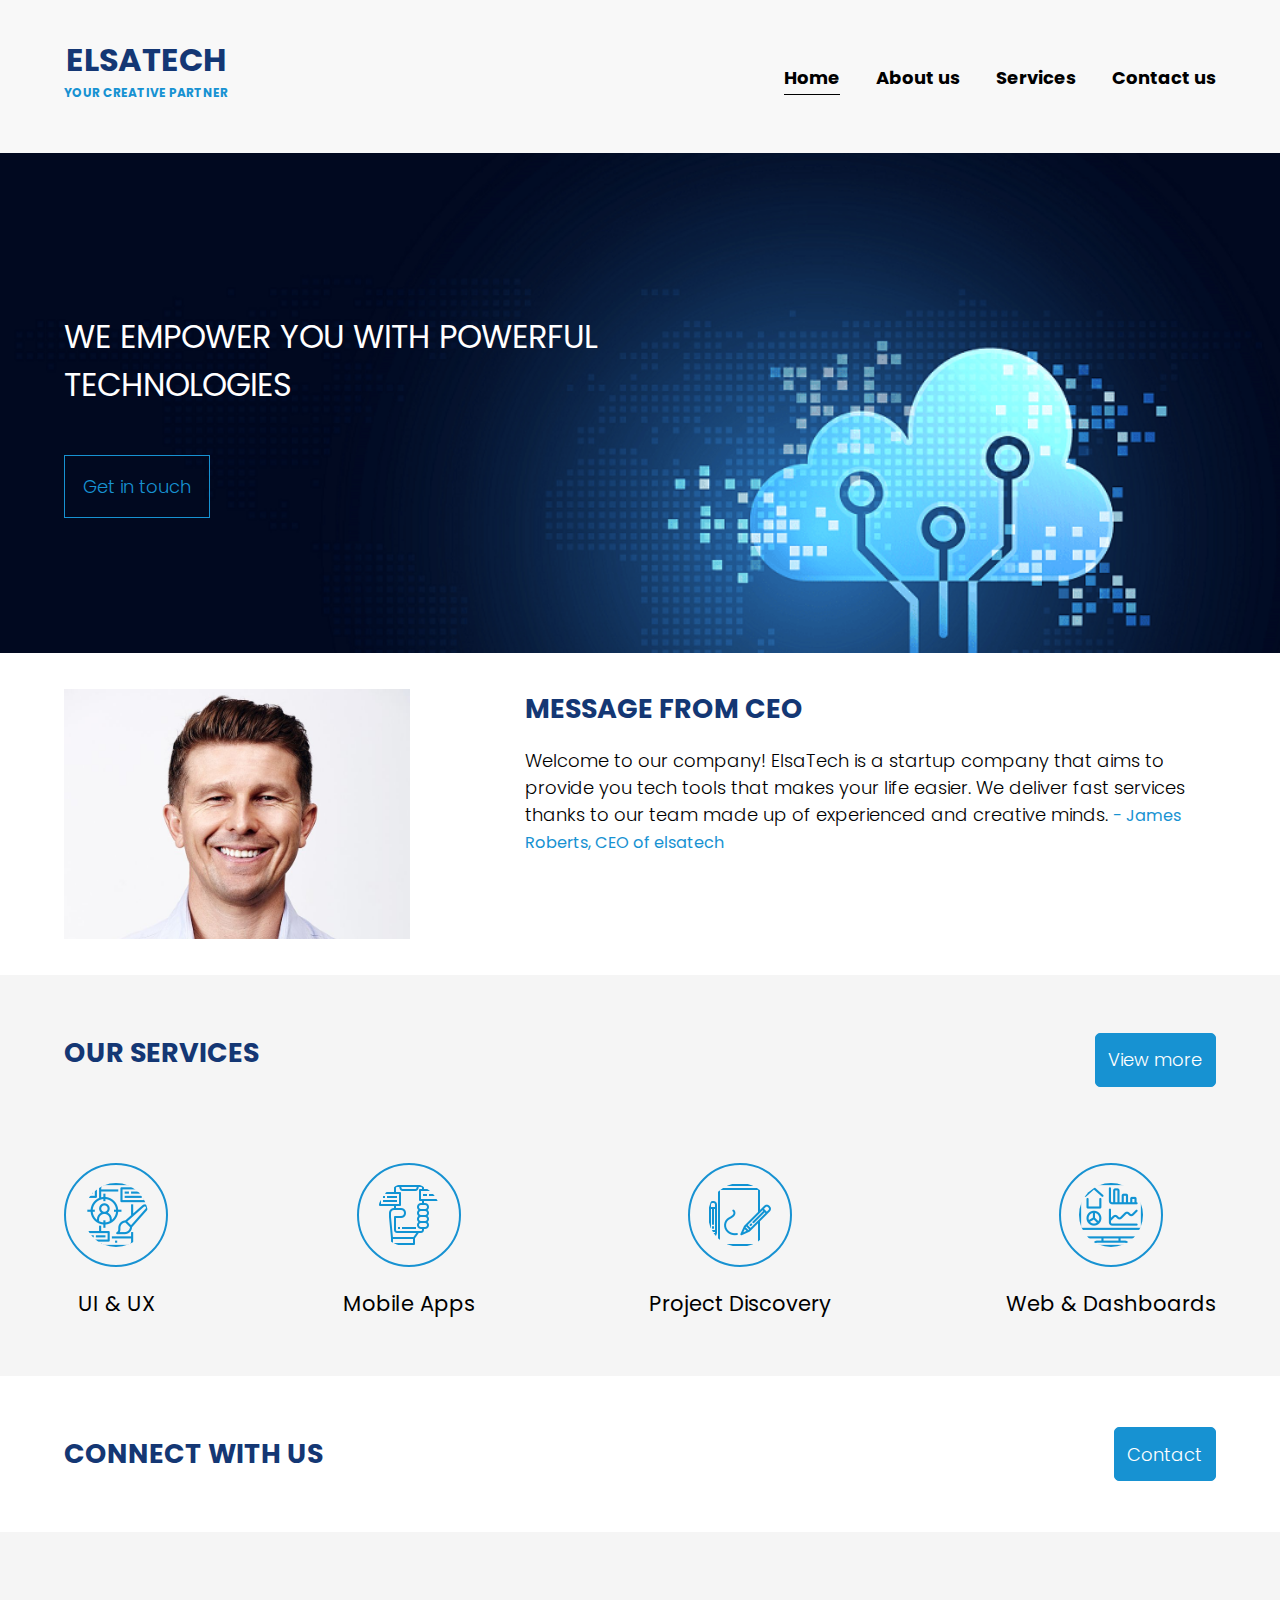
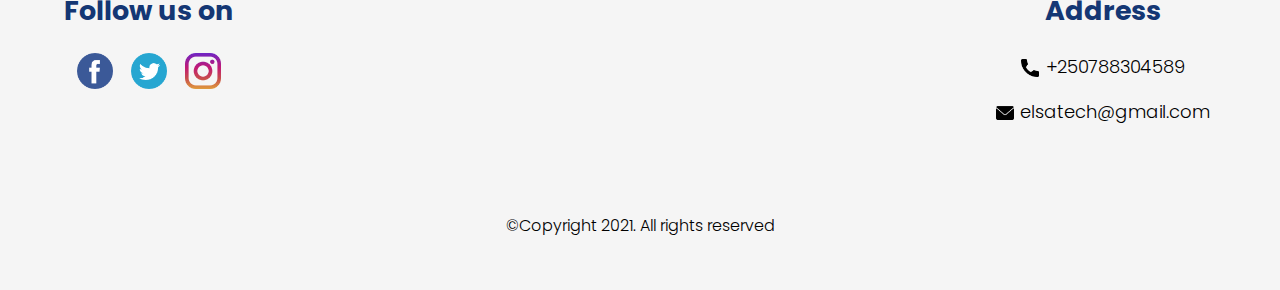
<file: index.html>
<!DOCTYPE html>
<html>
<head>
	<title>ElsaTech | A technology company</title>
	<meta name="viewport" content="width=device-width,initial-scale=1.0">
	<link rel="stylesheet" type="text/css" href='https://fonts.googleapis.com/css?family=Poppins:300,400,700'>
	<link rel="stylesheet" type="text/css" href="CSS/index.css">

</head>
<body>
	<header>
		<div class="container container-flex">	
			<div class="site-title">
				<h1>ELSATECH</h1>
				<p class="subtitle">Your Creative Partner</p>
			</div>
			<nav>
				<ul>
					<li><a href="index.html" class="current-page">Home</a></li>
					<li><a href="about.html">About us</a></li>
					<li><a href="services.html">Services</a></li>
					<li><a href="contact.html">Contact us</a></li>
				</ul>
			</nav>
		</div>
	</header>

	<div class="page-description">
		<div class="container">
			<h1 class="page-description-title">WE EMPOWER YOU WITH POWERFUL TECHNOLOGIES</h1>
			<a href="contact.html" class="page-description-button">Get in touch</a>
		</div>
	</div>

	<div class="message">
		<div class="container">
			<div class="message-content">

				<div class="message-content-main">
					<h2 class="message-title">MESSAGE FROM CEO</h2>
					<p class="message-body">Welcome to our company! ElsaTech is a startup company
					that aims to provide you tech tools that makes your life easier. We deliver fast
					services thanks to our team made up of experienced and creative minds. 
					<strong>- James Roberts, CEO of elsatech</strong></p>
				</div>

				<div class="message-content-image">
					<img src="images/team-ceo.jpg" alt="The CEO of ElsaTech" class="message-image">
				</div>

				
				
			</div>
		</div>
	</div>

	<div class="services">
		<div class="container">
			<div class="services-header">
				<h2 class="services-title">OUR SERVICES</h2>
				<a href="services.html" class="button services-button">View more</a>
			</div>

			<div class="services-body">
				<div class="service-thumbnail service-thumbnail-rowstart">
					<img src="images/ui.png" alt="" class="thumbnail-image">
					<h3 class="thumbnail-title">UI & UX</h3>
				</div>
				<div class="service-thumbnail">
					<img src="images/mobile-app.png" alt="" class="thumbnail-image">
					<h3 class="thumbnail-title">Mobile Apps</h3>
				</div>
				<div class="service-thumbnail service-thumbnail-rowstart">
					<img src="images/sketch.png" alt="" class="thumbnail-image">
					<h3 class="thumbnail-title">Project Discovery</h3>
				</div>
				<div class="service-thumbnail">
					<img src="images/home.png" alt="" class="thumbnail-image">
					<h3 class="thumbnail-title">Web & Dashboards</h3>
				</div>
			</div>
		</div>
	</div>

	<div class="contact">
		<div class="container">
			<div class="contact-content">
				<h2 class="contact-title">CONNECT WITH US</h2>
				<a href="contact.html" class="button contact-button">Contact</a>
			</div>
		</div>
	</div>

	<footer>
		<div class="container">
			<div class="footer-main">
				<div class="social-media">
					<h2 class="footer-title">Follow us on</h2>
					<ul>
						<li><a href="https://web.facebook.com/?_rdc=1&_rdr"><img src="images/facebook.png" alt="facebook" class="social-image"></a></li>
						<li><a href="https://twitter.com/"><img src="images/twitter.png" alt="twitter" class="social-image"></a></li>
						<li><a href="https://www.instagram.com/"><img src="images/instagram.png" alt="instagram" class="social-image"></a></li>
					</ul>
				</div>

				<div class="address">
					<h2 class="footer-title">Address</h2>
					<div class="address-main address-phone">
						<span class="icon"><img src="images/call.png" class="address-icon"></span>
						<span class="address-text">+250788304589</span>
					</div>
					<div class="address-main address-email"> 
						<span class="icon"><img src="images/envelope.png" class="address-icon"></span>
						<span class="address-text">elsatech@gmail.com</span>
					</div>
				</div>
			</div>
			<div class="copyright">
					<p class="copyright-text">&copy;Copyright 2021. All rights reserved</p>
			</div>
		</div>
	</footer>
</body>
</html>
</file>
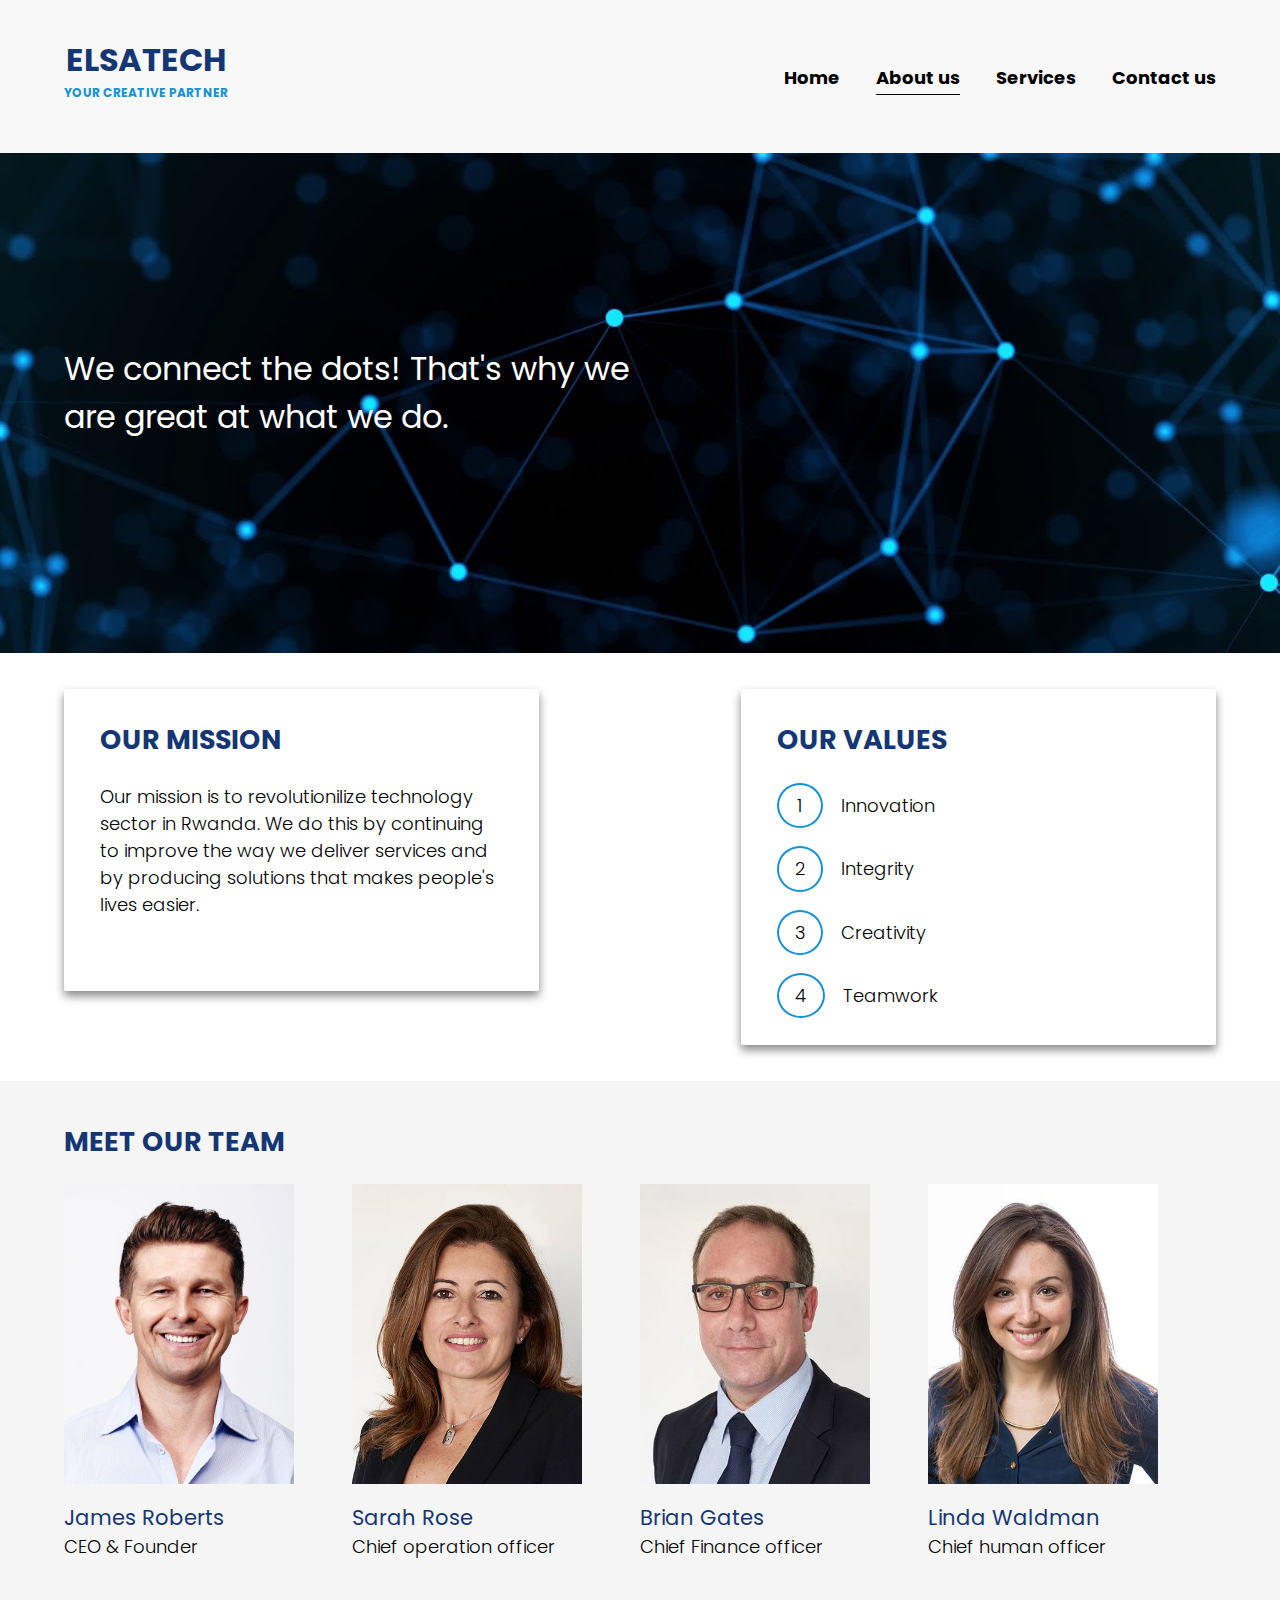
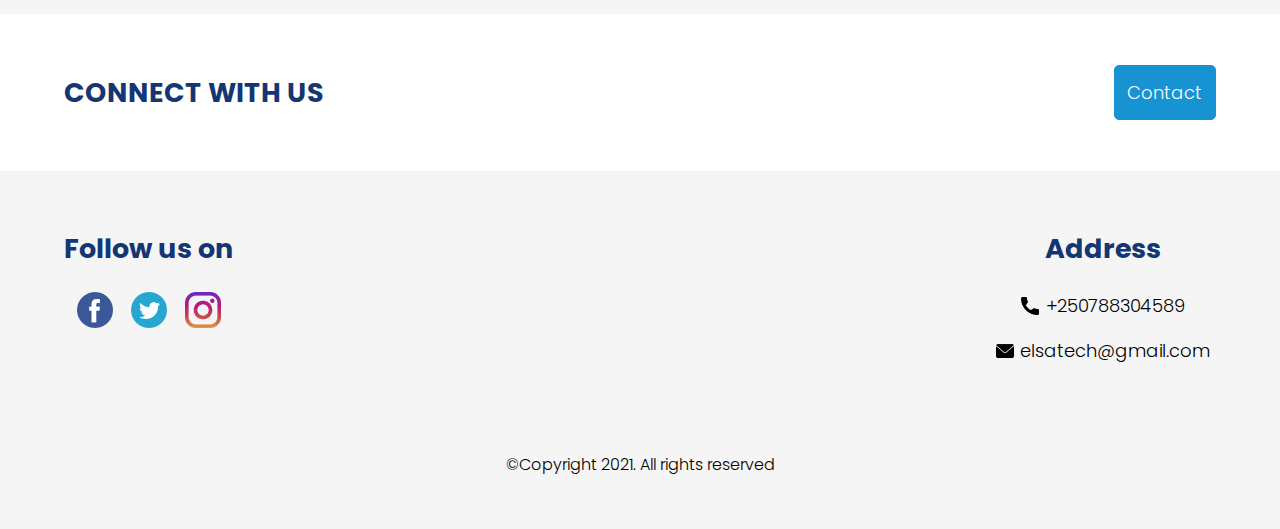
<file: about.html>
<!DOCTYPE html>
<html>
<head>
	<title>ElsaTech | A technology company</title>
	<meta name="viewport" content="width=device-width,initial-scale=1.0">
	<link rel="stylesheet" type="text/css" href='https://fonts.googleapis.com/css?family=Poppins:300,400,700'>
	<link rel="stylesheet" type="text/css" href="CSS/about.css">
</head>
<body>
	<header>
		<div class="container container-flex">	
			<div class="site-title">
				<h1>ELSATECH</h1>
				<p class="subtitle">Your Creative Partner</p>
			</div>
			<nav>
				<ul>
					<li><a href="index.html">Home</a></li>
					<li><a href="about.html" class="current-page">About us</a></li>
					<li><a href="services.html">Services</a></li>
					<li><a href="contact.html">Contact us</a></li>
				</ul>
			</nav>
		</div>
	</header>

	<div class="page-description">
		<div class="container">
			<h1 class="page-description-title">We connect the dots! That's why we are great at 
			what we do.</h1>
		</div>
	</div>

	<div class="about-info">
		<div class="container">
			<div class="about-info-content">
				<div class="about-info-main about-info-mission">
					<h2 class="mission-title">OUR MISSION</h2>
					<p class="mission-body">Our mission is to revolutionilize technology sector in Rwanda.
					We do this by continuing to improve the way we deliver services and by producing solutions
					that makes people's lives easier.</p>
				</div>

				<div class="about-info-main about-info-values">
					<h2 class="values-title">OUR VALUES</h2>
					<div class="values-detail">
						<div class="values-detail-actual">
							<span class="values-detail-span special">1</span>
							<span class="values-text">Innovation</span>
						</div>
						<div class="values-detail-actual">
							<span class="values-detail-span">2</span>
							<span class="values-text">Integrity</span>
						</div>
						<div class="values-detail-actual">
							<span class="values-detail-span">3</span>
							<span class="values-text">Creativity</span>
						</div>
						<div class="values-detail-actual">
							<span class="values-detail-span">4</span>
							<span class="values-text">Teamwork</span>
						</div>
					</div>
				</div>				
				
			</div>
		</div>
	</div>

	<div class="about-team">
		<div class="container">
			<div class="team-header">
				<h2 class="team-title">MEET OUR TEAM</h2>
			</div>
			<div class="team-body">
				<div class="team-thumbnail">
					<img src="images/team-ceo.jpg" alt="" class="team-thumbnail-image">
					<h3 class="team-thumbnail-title">James Roberts</h3>
					<p class="team-thumbnail-role">CEO & Founder</p>
				</div>
				<div class="team-thumbnail">
					<img src="images/team-coo.jpg" alt="" class="team-thumbnail-image">
					<h3 class="team-thumbnail-title">Sarah Rose</h3>
					<p class="team-thumbnail-role">Chief operation officer</p>
				</div>
				<div class="team-thumbnail">
					<img src="images/team-cfo.jpg" alt="" class="team-thumbnail-image">
					<h3 class="team-thumbnail-title">Brian Gates</h3>
					<p class="team-thumbnail-role">Chief Finance officer</p>
				</div>
				<div class="team-thumbnail">
					<img src="images/team-hr.jpg" alt="" class="team-thumbnail-image">
					<h3 class="team-thumbnail-title">Linda Waldman</h3>
					<p class="team-thumbnail-role">Chief human officer</p>
				</div>
			</div>
		</div>
	</div>

	<div class="contact">
		<div class="container">
			<div class="contact-content">
				<h2 class="contact-title">CONNECT WITH US</h2>
				<a href="contact.html" class="button contact-button">Contact</a>
			</div>
		</div>
	</div>

	<footer>
		<div class="container">
			<div class="footer-main">
				<div class="social-media">
					<h2 class="footer-title">Follow us on</h2>
					<ul>
						<li><a href="https://web.facebook.com/?_rdc=1&_rdr"><img src="images/facebook.png" alt="facebook" class="social-image"></a></li>
						<li><a href="https://twitter.com/"><img src="images/twitter.png" alt="twitter" class="social-image"></a></li>
						<li><a href="https://www.instagram.com/"><img src="images/instagram.png" alt="instagram" class="social-image"></a></li>
					</ul>
				</div>

				<div class="address">
					<h2 class="footer-title">Address</h2>
					<div class="address-main address-phone">
						<span class="icon"><img src="images/call.png" class="address-icon"></span>
						<span class="address-text">+250788304589</span>
					</div>
					<div class="address-main address-email"> 
						<span class="icon"><img src="images/envelope.png" class="address-icon"></span>
						<span class="address-text">elsatech@gmail.com</span>
					</div>
				</div>
			</div>
			<div class="copyright">
					<p class="copyright-text">&copy;Copyright 2021. All rights reserved</p>
			</div>
		</div>
	</footer>
</body>
</html>
</file>
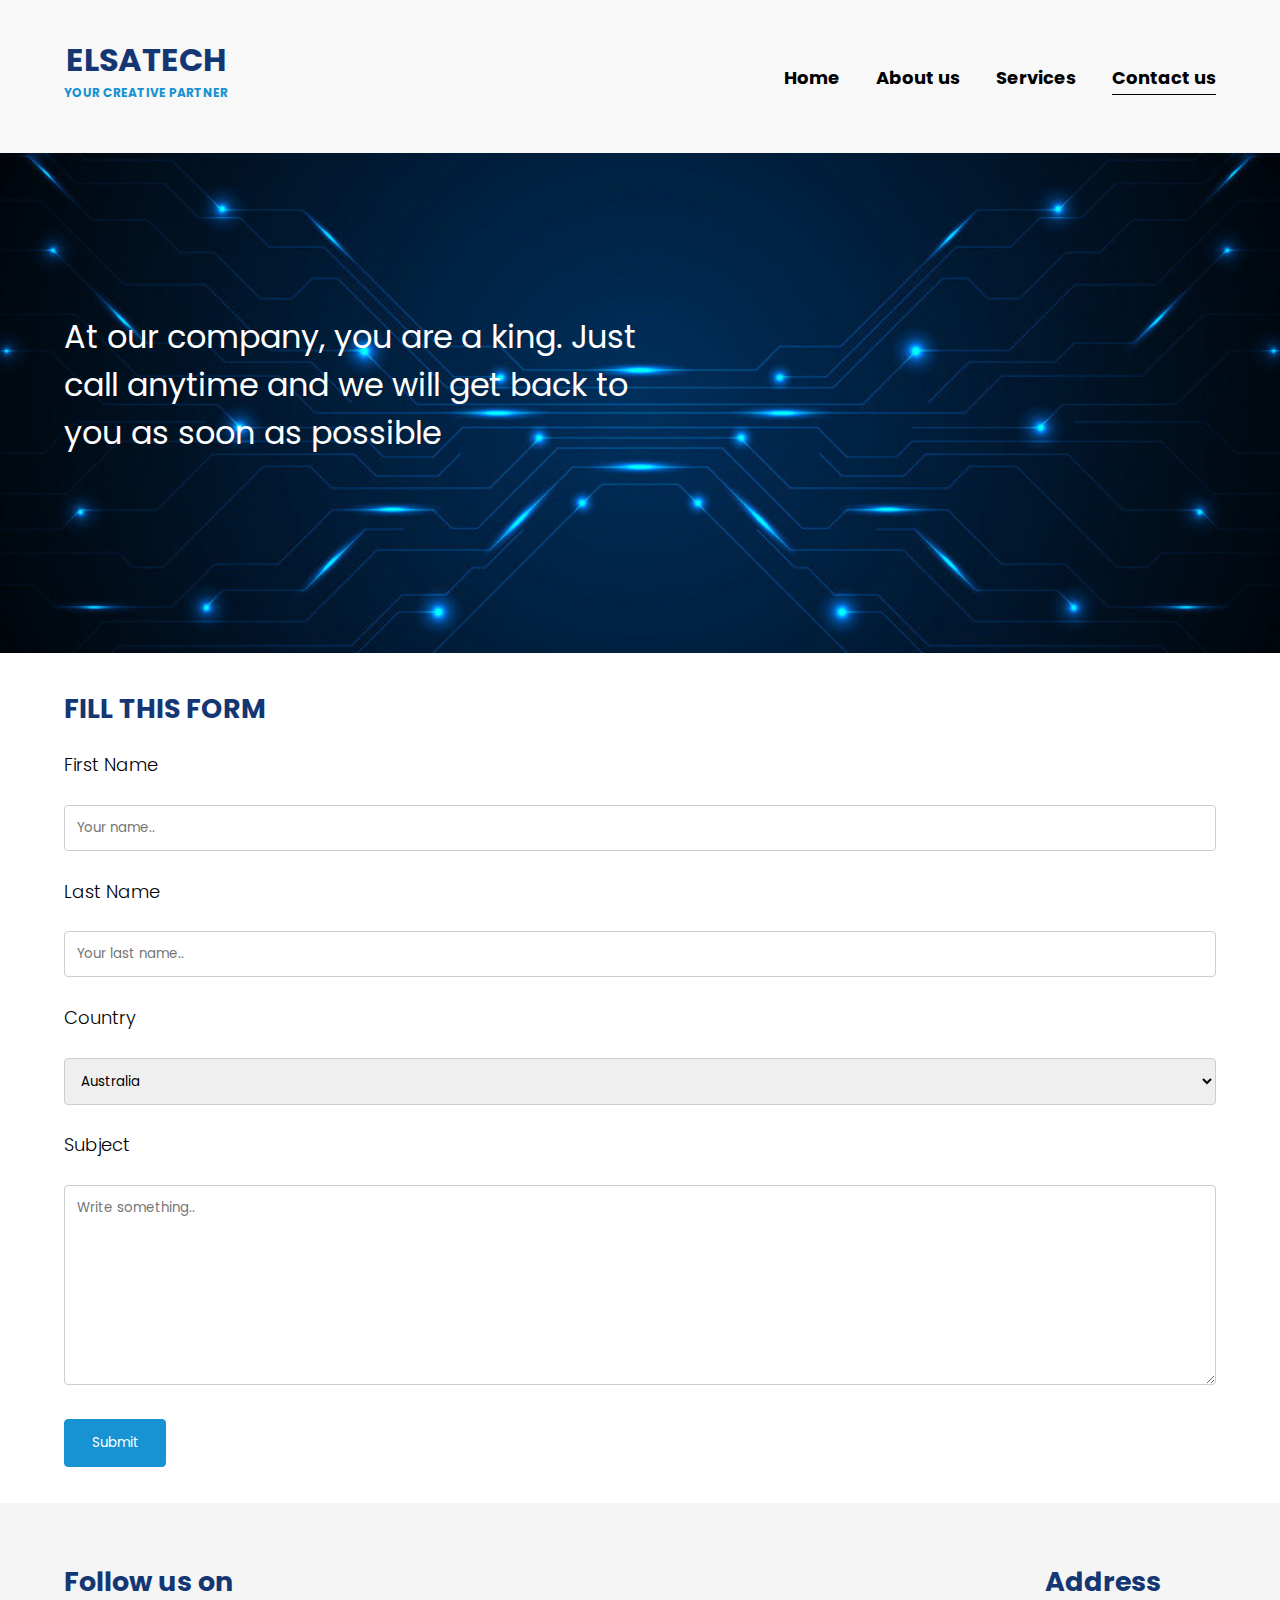
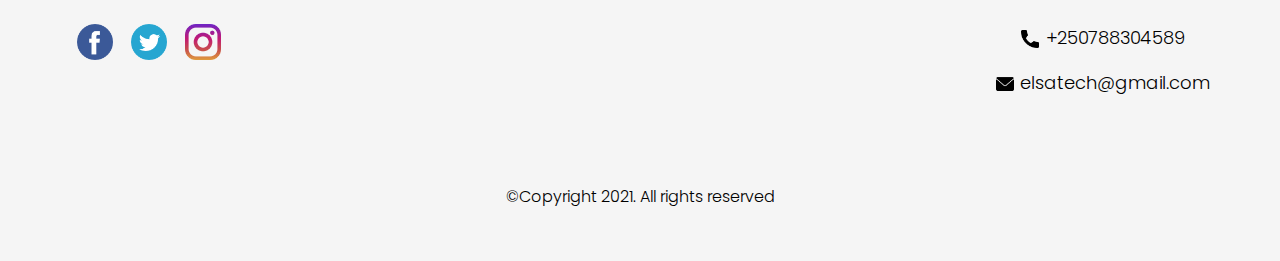
<file: contact.html>
<!DOCTYPE html>
<html>
<head>
	<title>ElsaTech | A technology company</title>
	<meta name="viewport" content="width=device-width,initial-scale=1.0">
	<link rel="stylesheet" type="text/css" href='https://fonts.googleapis.com/css?family=Poppins:300,400,700'>
	<link rel="stylesheet" type="text/css" href="CSS/contact.css">
</head>
<body>
	<header>
		<div class="container container-flex">	
			<div class="site-title">
				<h1>ELSATECH</h1>
				<p class="subtitle">Your Creative Partner</p>
			</div>
			<nav>
				<ul>
					<li><a href="index.html">Home</a></li>
					<li><a href="about.html">About us</a></li>
					<li><a href="services.html">Services</a></li>
					<li><a href="contact.html" class="current-page">Contact us</a></li>
				</ul>
			</nav>
		</div>
	</header>

	<div class="page-description">
		<div class="container">
			<h1 class="page-description-title">At our company, you are a king. Just call anytime and we
			will get back to you as soon as possible</h1>

		</div>
	</div>

	<div class="contact-section">
		<div class="container contact-container">
			<h2 class="contact-title">FILL THIS FORM</h2>
			<form action="" class="contact-section-form">
			    <label for="fname">First Name</label>
			    <input type="text" id="fname" name="firstname" placeholder="Your name..">

			    <label for="lname">Last Name</label>
			    <input type="text" id="lname" name="lastname" placeholder="Your last name..">

			    <label for="country">Country</label>
			    <select id="country" name="country">
				     <option value="australia">Australia</option>
				     <option value="canada">Canada</option>
				     <option value="usa">USA</option>
			    </select>

			    <label for="subject">Subject</label>
			    <textarea id="subject" name="subject" placeholder="Write something.." style="height:200px"></textarea>

			    <input type="submit" value="Submit">
			</form>
		</div>
	</div>
	<footer>
		<div class="container">
			<div class="footer-main">
				<div class="social-media">
					<h2 class="footer-title">Follow us on</h2>
					<ul>
						<li><a href="https://web.facebook.com/?_rdc=1&_rdr"><img src="images/facebook.png" alt="facebook" class="social-image"></a></li>
						<li><a href="https://twitter.com/"><img src="images/twitter.png" alt="twitter" class="social-image"></a></li>
						<li><a href="https://www.instagram.com/"><img src="images/instagram.png" alt="instagram" class="social-image"></a></li>
					</ul>
				</div>

				<div class="address">
					<h2 class="footer-title">Address</h2>
					<div class="address-main address-phone">
						<span class="icon"><img src="images/call.png" class="address-icon"></span>
						<span class="address-text">+250788304589</span>
					</div>
					<div class="address-main address-email"> 
						<span class="icon"><img src="images/envelope.png" class="address-icon"></span>
						<span class="address-text">elsatech@gmail.com</span>
					</div>
				</div>
			</div>
			<div class="copyright">
					<p class="copyright-text">&copy;Copyright 2021. All rights reserved</p>
			</div>
		</div>
	</footer>
</body>
</html>
</file>
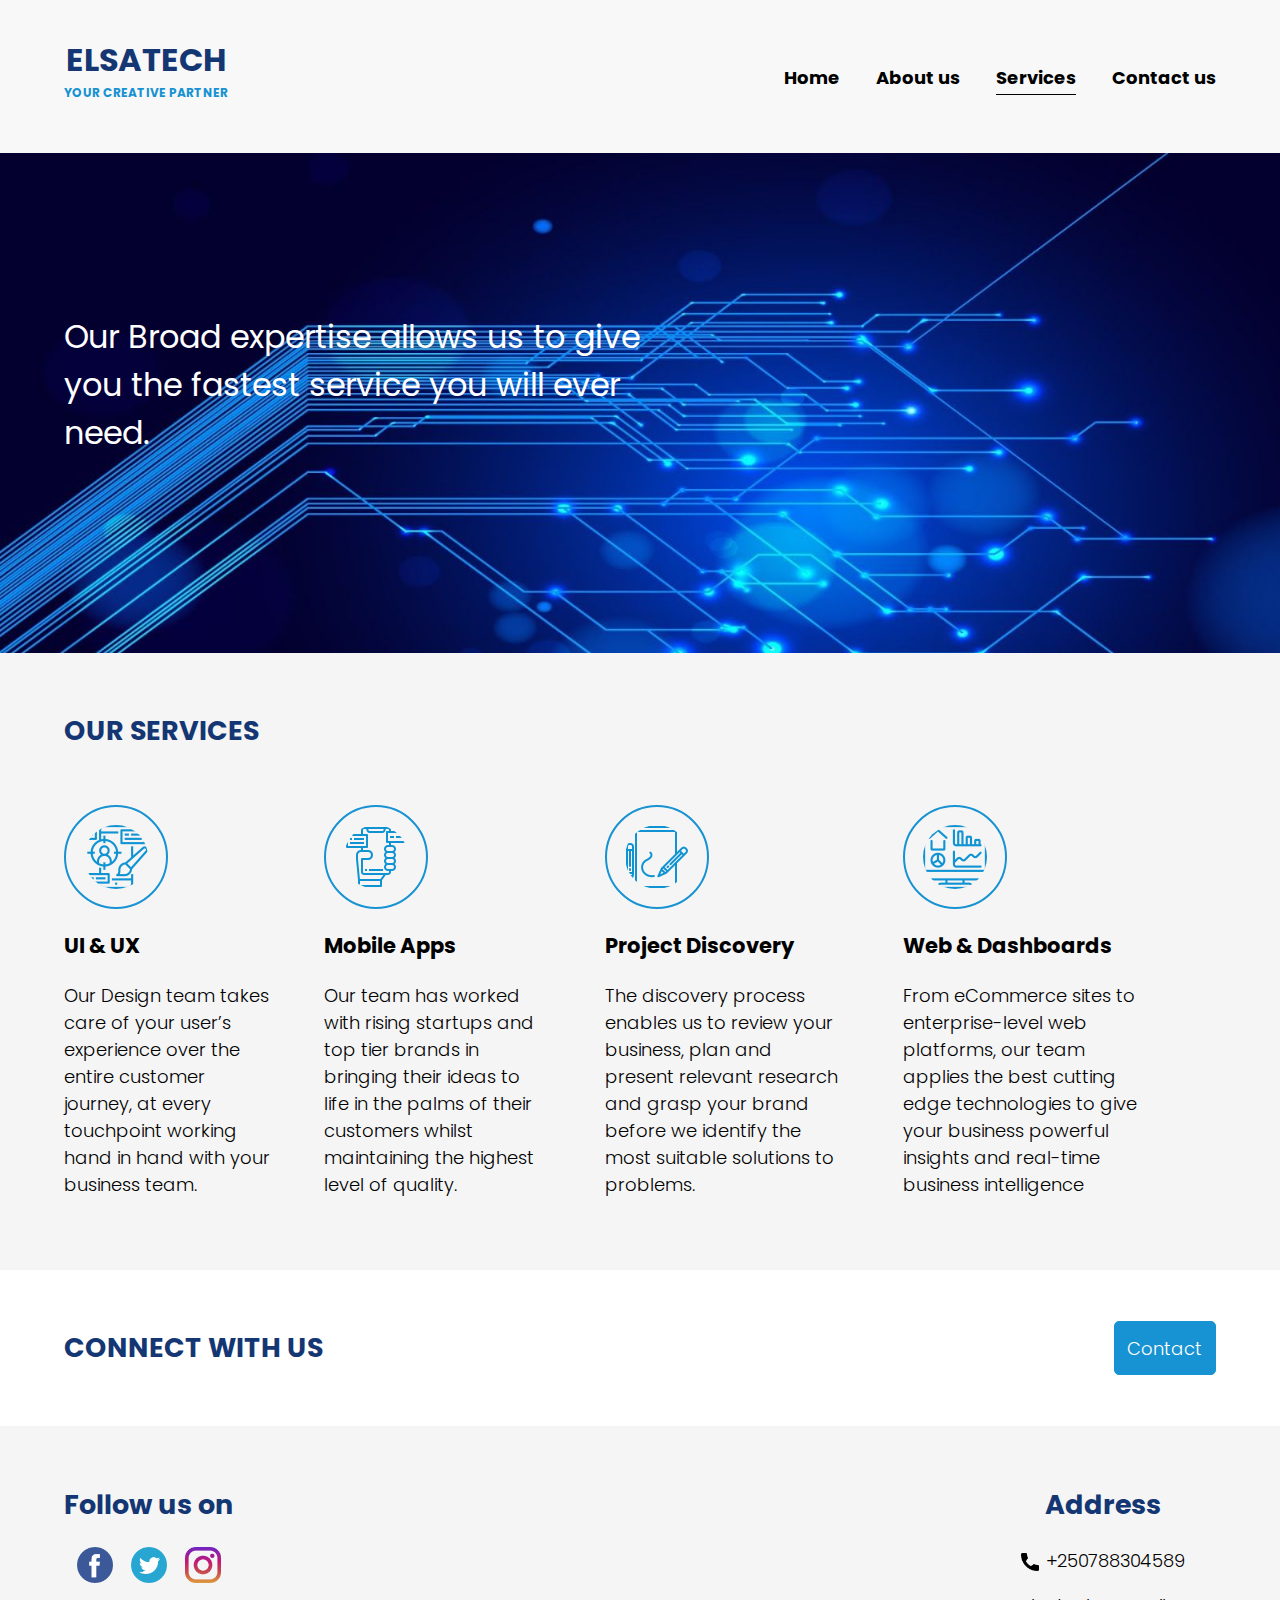
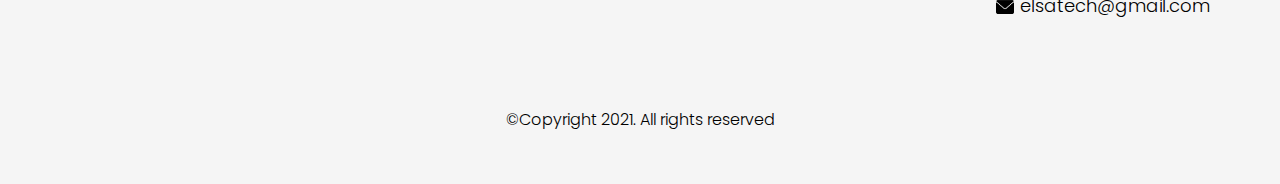
<file: services.html>
<!DOCTYPE html>
<html>
<head>
	<title>ElsaTech | A technology company</title>
	<meta name="viewport" content="width=device-width,initial-scale=1.0">
	<link rel="stylesheet" type="text/css" href='https://fonts.googleapis.com/css?family=Poppins:300,400,700'>
	<link rel="stylesheet" type="text/css" href="CSS/service.css">
</head>
<body>
	<header>
		<div class="container container-flex">	
			<div class="site-title">
				<h1>ELSATECH</h1>
				<p class="subtitle">Your Creative Partner</p>
			</div>
			<nav>
				<ul>
					<li><a href="index.html">Home</a></li>
					<li><a href="about.html">About us</a></li>
					<li><a href="services.html" class="current-page">Services</a></li>
					<li><a href="contact.html">Contact us</a></li>
				</ul>
			</nav>
		</div>
	</header>

	<div class="page-description">
		<div class="container">
			<h1 class="page-description-title">Our Broad expertise allows us to give you the fastest
			service you will ever need.</h1>

		</div>
	</div>

	<div class="services">
		<div class="container">
			<div class="services-header">
				<h2 class="services-title">OUR SERVICES</h2>
			</div>

			<div class="services-body">
				<div class="service-thumbnail">
					<img src="images/ui.png" alt="" class="thumbnail-image">
					<h3 class="thumbnail-title">UI & UX</h3>
					<p class="thumbnail-description">Our Design team takes care of your user’s experience 
					over the entire customer journey, at every touchpoint working hand in hand with your
					business team.</p>
				</div>
				<div class="service-thumbnail">
					<img src="images/mobile-app.png" alt="" class="thumbnail-image">
					<h3 class="thumbnail-title">Mobile Apps</h3>
					<p class="thumbnail-description">Our team has worked with rising startups and top tier 
					brands in bringing their ideas to life in the palms of their customers whilst maintaining 
					the highest level of quality.</p>
				</div>
				<div class="service-thumbnail">
					<img src="images/sketch.png" alt="" class="thumbnail-image">
					<h3 class="thumbnail-title">Project Discovery</h3>
					<p class="thumbnail-description">The discovery process enables us to review your business,
					plan and present relevant research and grasp your brand before we identify the most suitable 
					solutions to problems.</p>
				</div>
				<div class="service-thumbnail">
					<img src="images/home.png" alt="" class="thumbnail-image">
					<h3 class="thumbnail-title">Web & Dashboards</h3>
					<p class="thumbnail-description">From eCommerce sites to enterprise-level web platforms, our team 
					applies the best cutting edge technologies to give your business powerful insights and real-time 
					business intelligence</p>
				</div>
			</div>
		</div>
	</div>

	<div class="contact">
		<div class="container">
			<div class="contact-content">
				<h2 class="contact-title">CONNECT WITH US</h2>
				<a href="contact.html" class="button contact-button">Contact</a>
			</div>
		</div>
	</div>

	<footer>
		<div class="container">
			<div class="footer-main">
				<div class="social-media">
					<h2 class="footer-title">Follow us on</h2>
					<ul>
						<li><a href="https://web.facebook.com/?_rdc=1&_rdr"><img src="images/facebook.png" alt="facebook" class="social-image"></a></li>
						<li><a href="https://twitter.com/"><img src="images/twitter.png" alt="twitter" class="social-image"></a></li>
						<li><a href="https://www.instagram.com/"><img src="images/instagram.png" alt="instagram" class="social-image"></a></li>
					</ul>
				</div>

				<div class="address">
					<h2 class="footer-title">Address</h2>
					<div class="address-main address-phone">
						<span class="icon"><img src="images/call.png" class="address-icon"></span>
						<span class="address-text">+250788304589</span>
					</div>
					<div class="address-main address-email"> 
						<span class="icon"><img src="images/envelope.png" class="address-icon"></span>
						<span class="address-text">elsatech@gmail.com</span>
					</div>
				</div>
			</div>
			<div class="copyright">
					<p class="copyright-text">&copy;Copyright 2021. All rights reserved</p>
			</div>
		</div>
	</footer>
</body>
</html>
</file>
<file: CSS/index.css>
body{
	font-family: 'Poppins';
	margin: 0;
	font-size: 1.125rem;
	font-weight: 300;
}

img{
	width: 100%;
	display: block;
}

/* typography */

h1,
h2,
h3{
	font-weight: 400;
	color: #143774;
}

h1{
	font-size: 2rem;
	margin: 0;
}

a{
	color: #1792d2; 
}
a:hover,
a:focus{
	color: #143774;
}

strong{
	color: #1792d2;
	font-weight: 400;
	font-size: .9em;
}

.site-title h1{
	font-weight: 700;

}

.subtitle{
	font-weight: 700;
	color: #1792d2;
	font-size: .75rem;
	margin: 0;
	text-transform: uppercase;
}


/* Layout */

.container{
	width: 90%;
	/*max-width: 900px;*/
	margin: 0 auto;
}

.container-flex{
	display: flex;
	flex-direction: column;
	justify-content: space-between;
	
}


header{
	background: #f8f8f8;
	padding: 2em 0;
	text-align: center; 
}



/* Navigation */

nav ul{
	list-style: none;
	display: flex;
	flex-direction: column;
	padding: 0; 
	justify-content: center;
}

nav li{
	margin: .5em 0; 
}


nav a{
	text-decoration: none;
	color: #000;
	font-weight: 700;
	padding: .25em 0;
}

nav a:hover,
nav a:focus{
	color: #1792d2;
}

.current-page{
	border-bottom: 1px solid #000;
}

.current-page:hover{
	color: #000;
}

@media (min-width: 720px){
	.container-flex{
		flex-direction: row;
	}

	nav ul{
		flex-direction: row;
	}

	nav li{
		margin-left: 2em;
	}
}


/* page description */

.page-description{
	background-image: url(../images/home-background.png);
	background-size: cover;	
	width: 100%;
	height: 500px;
	text-align: center;
}

.page-description-title{
	color: #fff;
	padding-top: 4em;
	margin-bottom: 2em;
}

.page-description-button{
	padding: 1em;
	border: 1px solid #1792d2;
	text-decoration: none;

}

.page-description-button:hover,
.page-description-button:focus{
	color: #fff;
	background-color: #1792d2;
}

@media (min-width: 720px){
	.page-description{
		text-align: left;
	}
	.page-description-title{
		padding-top: 5em;
		max-width: 600px;
	}

}


/* Message */

.message{
	padding: 2em 0;
}

.message-content{
	display: flex;
	flex-direction: column;
	justify-content: space-between;
}

.message-title{
	text-align: center;
	font-weight: 700;
	margin: 0;
	padding: 0;
}

.message-body{
	text-align: justify;
}


@media (min-width: 720px){
	.message-content{
		display: flex;
		flex-direction: row;
		justify-content: space-between;
		
	}

	.message-title,
	.message-body{
		text-align: left;
	}

	.message-content-main{
		width: 60%;
	}

	.message-content-image{
		width: 30%
	}

	.message-image{
		width: 100%;
		height: 250px;
		object-fit: cover;
		object-position: 85% 15%
	}

	.message-content-image{
		order: -1;
	}

	.message-containt-main{
		order: 0;
	}
}


/* services */

.services{
	background: #f5f5f5;
	padding: 2em 0;
}

.services-header{
	display: flex;
	flex-direction: column;
	justify-content: space-between;
	text-align: center;
	margin-bottom: 3em;
}

.services-title{
	font-weight: 700;
	margin-bottom: 1.3em;
}

/* all buttons */
.button{
	padding: .7em;
	border: 1px solid #1792d2;
	background: #1792d2;
	color: white;
	border-radius: 5px;
	text-decoration: none;
	margin: 0 auto;
}

.button:hover,
.button:focus{
	color: #1792d2;
	background-color: #f5f5f5;

}

.services-body{
	display: flex;
	flex-direction: column;
	justify-content: space-between;
	text-align: center;
}

.thumbnail-image{
	width: auto;
	object-fit: cover;
	padding: 1em;
	border: 2px solid #1792d2;
	border-radius: 50%;
	margin: 0 auto;
}

.thumbnail-title{
	color: #000;
}

@media (min-width: 720px){
	.services-header{
		flex: 1;
		flex-direction: row;
		justify-content: space-between;
	}
	.button{
		margin: auto 0;
	}

	.services-body{
		display: flex;
		flex-direction: row;
		justify-content: space-between;
	}
}

/*@media (min-width: 720px) and (max-width: 950px){
	.services-thumbnail{
		display: block;
	}
}*/


/* contact */

.contact{
	padding: 2em 0;
	text-align: center;
}

.contact-title{
	font-weight: 700;
}

.contact-content{
	display: flex;
	flex-direction: column;
	justify-content: space-between;
	padding-bottom: 1em;
}

.contact-button:hover,
.contact-button:focus{
	background: #fff;
}

@media (min-width: 720px){
	.contact-content{
		display: flex;
		flex-direction: row;
		justify-content: space-between;
		padding-bottom: 0;
	}
	.contact-button{
		margin: auto 0;
	}
}

/* footer */


footer{
	background: #f5f5f5;
	padding: 2em 0;
	text-align: center;
}

footer ul{
	list-style: none;
	display: flex;
	flex-direction: row;
	padding: 0; 
	justify-content: center;
}

footer li{
	margin: 0 .5em; 
}

.footer-main{
	display: flex;
	flex-direction: column;
	justify-content: space-between;
}

.footer-title{
	font-weight: 700;
}
/*.social-media{
	margin-bottom: 2em;
}*/

.social-image{
	width: 2em;
	height: auto;
	/*margin: 0 auto;*/
}

.address{
	margin-bottom: 3em;
}
/*.address-main{
	border: 1px solid red;
	margin: 0 5em;
}*/

.address-main{
	display: flex;
	justify-content: center;
	padding-bottom: 1em;
}

.icon{
	width: 3%;
	padding-top: .315em;
	padding-right: .6em;
}
.address-icon{
	width: 1em;
	height: auto;
	object-fit: cover;
}

.copyright-text{
	font-size: 1rem;
}

@media (min-width: 720px){
	.footer-main{
		flex-direction: row;
		justify-content: space-between;
	}

	.icon{
		padding-right: 1em;
	}
}
</file>
<file: CSS/about.css>
@import 'index.css'; 


.page-description{
	background-image: url(../images/team-background.jpg);
}

.page-description-title{
	color: #fff;
	padding-top: 6em;
}

/* about-info */

.about-info-content{
	display: flex;
	flex-direction: column;
	margin: 2em 0;

}

.about-info-main{
	/*border: 1px solid #000;*/
	border-radius: 2px;
	box-shadow: 0px 5px 10px #888888;
	padding: .5em 2em;
}

.mission-title,
.values-title{
	font-weight: 700;
	text-align: center;
	padding: 0;

}

.mission-body{
	text-align: justify;
}

.about-info-mission{
	margin-bottom: 3em;
}

.values-detail{
	width: 50%;
	margin: 0 auto;
	text-align: center;
}

.values-detail-actual{
	display: flex;
	margin-bottom: 1em;
	/*border: 1px solid #000;*/
}

.values-detail-span{
	border: 2px solid #1792d2;
	border-radius: 50%;
	padding: .4em .9em .4em .9em;
	
}

.special{
	padding: .4em 1em .4em 1em;
}

.values-text{
	padding: .5em 0 0 1em;
}

@media (min-width: 720px){
	.about-info-content{
		flex-direction: row;
		justify-content: space-between;
	}

	.about-info-mission{
		width: 35%;
	}

	.about-info-values{
		width: 35%
	}

	.mission-title,
	.values-title{
		text-align: left;
	}

	.mission-body{
		text-align: left;
	}

	.values-detail{
		margin: 0;
	}

	.about-info-main{
		padding: .5em 2em;
	}
}


/* team section */

.about-team{
	background: #f5f5f5;
	padding: 1em 0;
}

/*.team-header{
	padding: 1em 0;
}*/

.team-title{
	font-weight: 700;
	text-align: center;
}

.team-body{
	display: flex;
	flex-direction: column;
	justify-content: space-between;
}

.team-thumbnail{
	text-align: center;
}

.team-thumbnail-image{
	margin-bottom: 1em;
}

.team-thumbnail-title{
	margin: 0;
}

.team-thumbnail-role{
	margin-top: 0;
	margin-bottom: 2em;
}

@media (min-width: 720px){
	.team-body{
		flex-direction: row;
		justify-content: space-between;
	}

	.team-thumbnail-image{
		width: 80%;
		height: 300px;
		object-fit: cover;
	}

	.team-title{
		text-align: left;
	}

	.team-thumbnail{
		width: 80%;
		text-align: left;
	}
}
</file>
<file: CSS/contact.css>
@import 'index.css'; 

.page-description{
	background-image: url(../images/contact-background.jpg);
}

.contact-section{
	margin: 2em 0;
}

.contact-title{
	font-weight: 700;
}

.contact-form label{
	text-align: left;
}

input[type=text], select, textarea {
  width: 100%;
  padding: .9em;
  border: 1px solid #ccc;
  border-radius: 4px;
  box-sizing: border-box;
  margin-top: 2em;
  margin-bottom: 2em;
  resize: vertical;
  font-family: 'Poppins';
}

input[type=submit] {
  background-color: #1792d2;
  color: white;
  padding: 1em 2em;
  border: 1px solid #1792d2;
  border-radius: 4px;
  cursor: pointer; 
  font-family: 'Poppins'
}

input[type=submit]:hover {
  background-color: white;
  border: 1px solid #1792d2;
  color: #1792d2
}
</file>
<file: CSS/service.css>
@import 'index.css';

.page-description{
	background-image: url(../images/services-background.jpg);
}

/* Services */

.services-header{
	margin-bottom: 1em;
}

.service-thumbnail{
	margin-bottom: 2em;
}

.thumbnail-title{
	font-weight: 700;
}



.thumbnail-description{
	text-align: justify;
	width: 80%;
	margin: 0 auto;
 }



@media (min-width: 720px){

	.thumbnail-image{
		margin: 0;
	}

	.thumbnail-title{
		text-align: left;
	}
	.thumbnail-description{
		text-align: left;
		margin: 0;
	}
}
</file>
